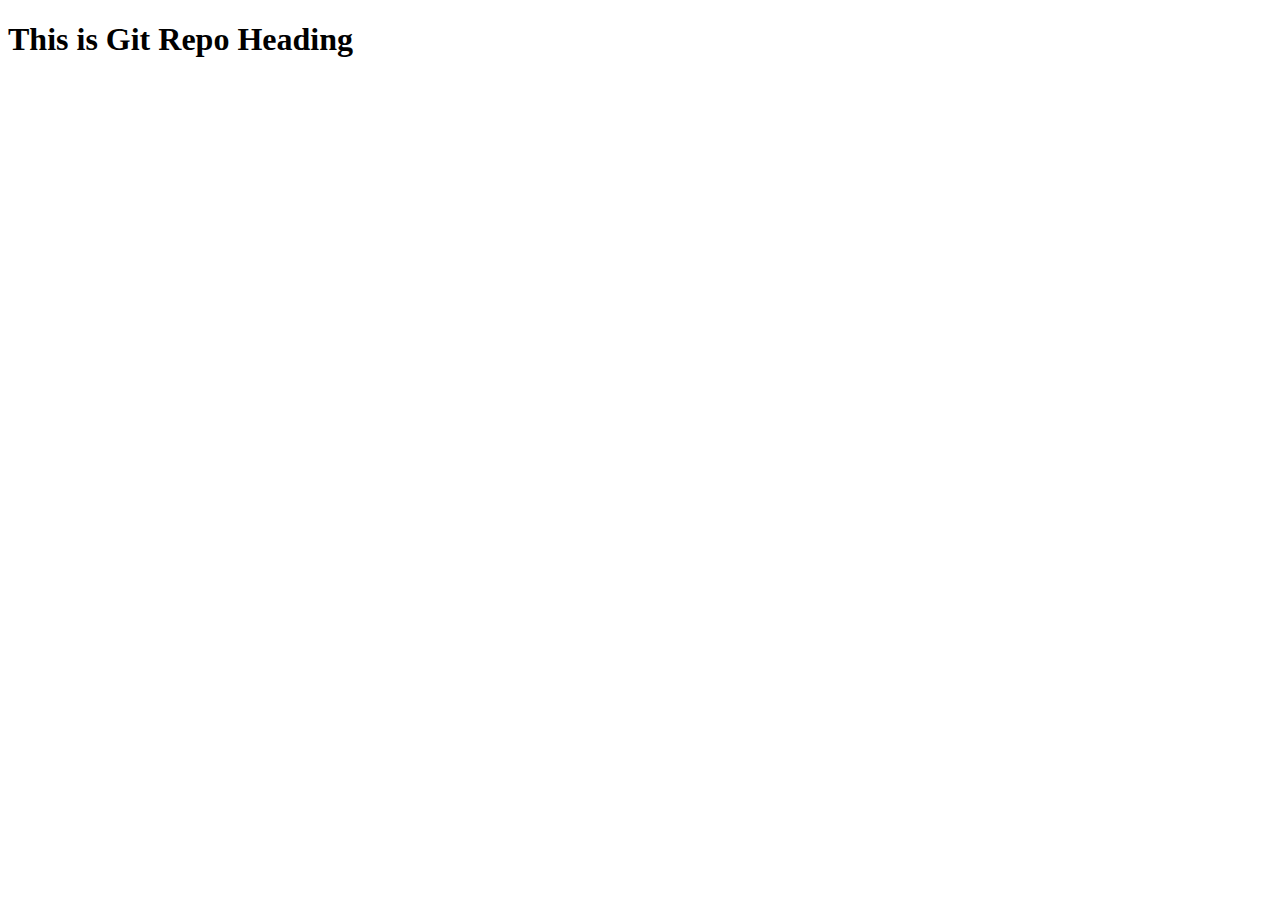
<file: index.html>
<!DOCTYPE html>
 <html lang="en">
 <head>
    <meta charset="UTF-8">
    <meta name="viewport" content="width=device-width, initial-scale=1.0">
    <title>Document</title>
 </head>
 <body>
    <h1>This is Git Repo Heading</h1>
 </body>
 </html>
</file>
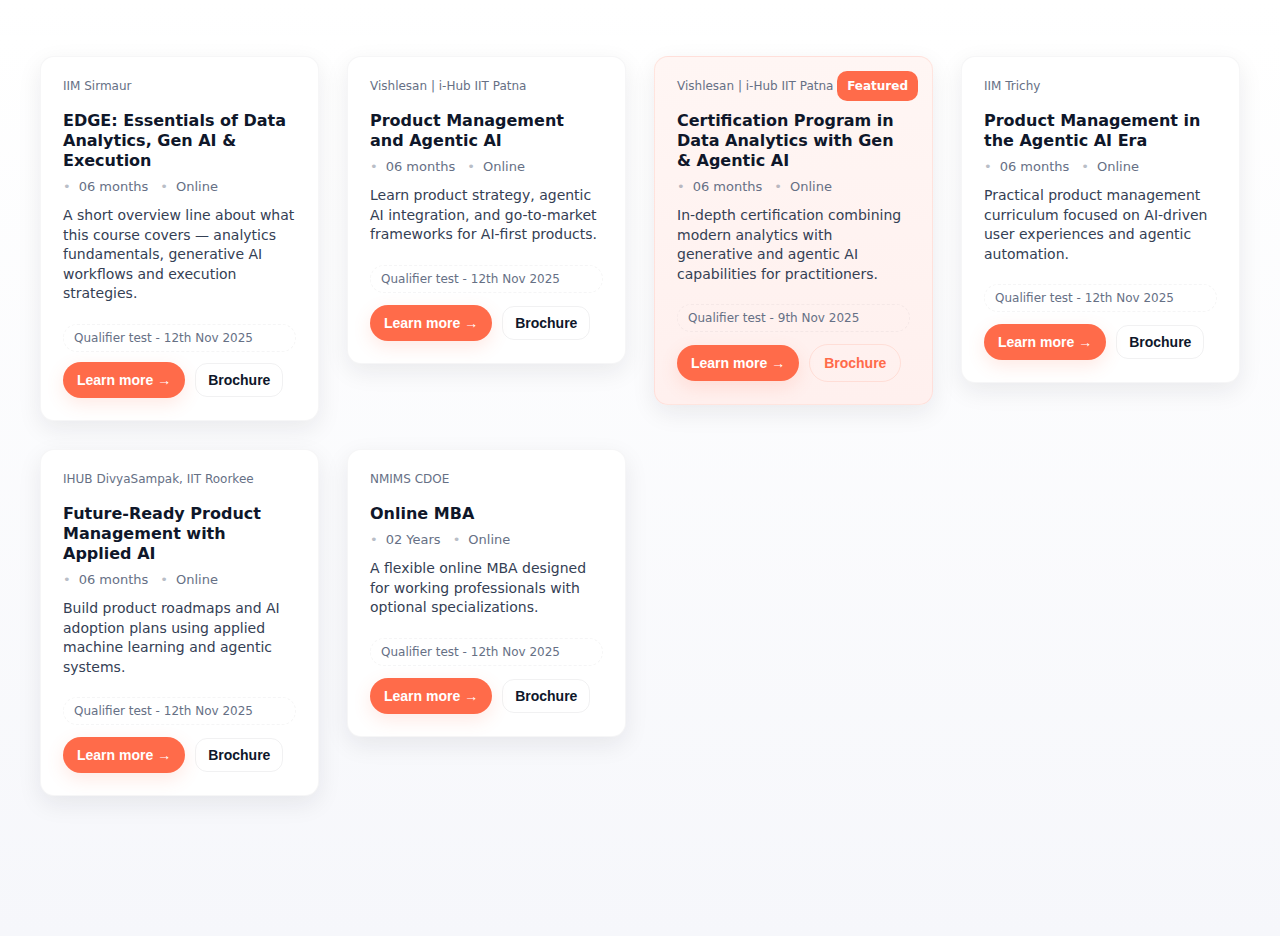
<file: day 6/d2.html>
<!doctype html>
<html lang="en">
<head>
  <meta charset="utf-8" />
  <meta name="viewport" content="width=device-width,initial-scale=1" />
  <title>Course Cards — CSS Grid</title>
  <style>
    :root{
      --bg: #f6f7fb;
      --card: #ffffff;
      --muted: #667085;
      --accent: #ff6b4a;
      --accent-2: #f97373;
      --radius: 14px;
      --shadow: 0 8px 24px rgba(22, 28, 36, 0.08);
      --gap: 28px;
      --pad: 22px;
      font-family: Inter, system-ui, -apple-system, "Segoe UI", Roboto, "Helvetica Neue", Arial;
      color-scheme: light;
    }

    html,body{
      height:100%;
      margin:0;
      background: linear-gradient(180deg, #ffffff 0%, var(--bg) 100%);
      -webkit-font-smoothing:antialiased;
      -moz-osx-font-smoothing:grayscale;
    }

    .wrap{
      max-width:1200px;
      margin:36px auto;
      padding: 20px;
    }

    /* Grid container */
    .grid {
      display: grid;
      gap: var(--gap);
      /* responsive columns: automatically fit as many 260px cards as possible */
      grid-template-columns: repeat(auto-fit, minmax(260px, 1fr));
      align-items: start;
    }

    /* Card */
    .card{
      background: var(--card);
      border-radius: var(--radius);
      padding: var(--pad);
      box-shadow: var(--shadow);
      border: 1px solid rgba(15, 23, 42, 0.04);
      position: relative;
      display: flex;
      flex-direction: column;
      min-height: 200px;
      transition: transform .18s ease, box-shadow .18s ease;
    }
    .card:hover{
      transform: translateY(-6px);
      box-shadow: 0 18px 40px rgba(22,28,36,0.12);
    }

    /* Highlight / accent card */
    .card--accent{
      background: linear-gradient(180deg, #fff6f4 0%, #fff0ee 100%);
      border-color: rgba(255,107,74,0.12);
    }

    .card__badge {
      position: absolute;
      top: 14px;
      right: 14px;
      padding: 8px 10px;
      border-radius: 10px;
      font-size: 12px;
      font-weight:600;
      display:inline-flex;
      align-items:center;
      gap:8px;
      background: rgba(255,107,74,0.12);
      color: var(--accent);
    }
    .card--accent .card__badge{
      background: var(--accent);
      color: white;
    }

    .card h3{
      margin: 8px 0 8px 0;
      font-size: 16px;
      line-height: 1.25;
      font-weight: 700;
      color: #0f172a;
    }

    .card .provider{
      font-size: 12px;
      color: var(--muted);
      margin-bottom: 10px;
    }

    .meta{
      display:flex;
      gap:12px;
      align-items:center;
      color: var(--muted);
      font-size: 13px;
      margin-bottom: 12px;
    }

    .meta span::before{
      content: "•";
      margin-right:8px;
      opacity: .45;
    }

    .card p.description{
      margin: 0 0 14px 0;
      color: #344054;
      font-size: 14px;
      line-height: 1.4;
      flex: 1 1 auto; /* allow description to take space */
    }

    .card__cta{
      display:flex;
      gap: 10px;
      align-items:center;
      margin-top: 12px;
    }

    .btn{
      display:inline-flex;
      align-items:center;
      justify-content:center;
      gap:8px;
      padding: 10px 14px;
      border-radius: 999px;
      font-weight: 600;
      font-size: 14px;
      cursor:pointer;
      border: 0;
    }

    .btn--primary{
      background: var(--accent);
      color: white;
      box-shadow: 0 6px 18px rgba(255,107,74,0.15);
    }

    .btn--outline{
      background: transparent;
      color: var(--accent);
      border: 1px solid rgba(255,107,74,0.14);
    }

    /* Secondary action as subtle button */
    .btn--subtle{
      background: transparent;
      color: #0f172a;
      border: 1px solid rgba(15,23,42,0.06);
      padding: 8px 12px;
      border-radius: 12px;
      font-weight: 600;
    }

    /* small helper */
    .qualifier{
      font-size: 12px;
      color: var(--muted);
      padding: 6px 10px;
      border-radius: 999px;
      border: 1px dashed rgba(15,23,42,0.04);
      display:inline-block;
      margin-top: 6px;
    }

    /* Small responsive tweaks */
    @media (max-width:420px){
      .wrap{ padding: 12px; }
      .card{ padding: 16px; }
      .card h3{ font-size:15px; }
    }
  </style>
</head>
<body>
  <main class="wrap" aria-label="Available programs">
    <div class="grid">

      <!-- Card 1 -->
      <article class="card" aria-labelledby="c1-title">
        <div class="provider">IIM Sirmaur</div>
        <h3 id="c1-title">EDGE: Essentials of Data Analytics, Gen AI & Execution</h3>
        <div class="meta">
          <span>06 months</span>
          <span>Online</span>
        </div>
        <p class="description">A short overview line about what this course covers — analytics fundamentals, generative AI workflows and execution strategies.</p>
        <div class="qualifier">Qualifier test - 12th Nov 2025</div>
        <div class="card__cta" style="margin-top:10px;">
          <button class="btn btn--primary" type="button">Learn more →</button>
          <button class="btn btn--subtle" type="button">Brochure</button>
        </div>
      </article>

      <!-- Card 2 -->
      <article class="card" aria-labelledby="c2-title">
        <div class="provider">Vishlesan | i-Hub IIT Patna</div>
        <h3 id="c2-title">Product Management and Agentic AI</h3>
        <div class="meta">
          <span>06 months</span>
          <span>Online</span>
        </div>
        <p class="description">Learn product strategy, agentic AI integration, and go-to-market frameworks for AI-first products.</p>
        <div class="qualifier">Qualifier test - 12th Nov 2025</div>
        <div class="card__cta">
          <button class="btn btn--primary" type="button">Learn more →</button>
          <button class="btn btn--subtle" type="button">Brochure</button>
        </div>
      </article>

      <!-- Card 3 (accent/highlighted) -->
      <article class="card card--accent" aria-labelledby="c3-title">
        <div class="card__badge">Featured</div>
        <div class="provider">Vishlesan | i-Hub IIT Patna</div>
        <h3 id="c3-title">Certification Program in Data Analytics with Gen & Agentic AI</h3>
        <div class="meta">
          <span>06 months</span>
          <span>Online</span>
        </div>
        <p class="description">In-depth certification combining modern analytics with generative and agentic AI capabilities for practitioners.</p>
        <div class="qualifier">Qualifier test - 9th Nov 2025</div>
        <div class="card__cta">
          <button class="btn btn--primary" type="button">Learn more →</button>
          <button class="btn btn--outline" type="button">Brochure</button>
        </div>
      </article>

      <!-- Card 4 -->
      <article class="card" aria-labelledby="c4-title">
        <div class="provider">IIM Trichy</div>
        <h3 id="c4-title">Product Management in the Agentic AI Era</h3>
        <div class="meta">
          <span>06 months</span>
          <span>Online</span>
        </div>
        <p class="description">Practical product management curriculum focused on AI-driven user experiences and agentic automation.</p>
        <div class="qualifier">Qualifier test - 12th Nov 2025</div>
        <div class="card__cta">
          <button class="btn btn--primary" type="button">Learn more →</button>
          <button class="btn btn--subtle" type="button">Brochure</button>
        </div>
      </article>

      <!-- Card 5 -->
      <article class="card" aria-labelledby="c5-title">
        <div class="provider">IHUB DivyaSampak, IIT Roorkee</div>
        <h3 id="c5-title">Future-Ready Product Management with Applied AI</h3>
        <div class="meta">
          <span>06 months</span>
          <span>Online</span>
        </div>
        <p class="description">Build product roadmaps and AI adoption plans using applied machine learning and agentic systems.</p>
        <div class="qualifier">Qualifier test - 12th Nov 2025</div>
        <div class="card__cta">
          <button class="btn btn--primary" type="button">Learn more →</button>
          <button class="btn btn--subtle" type="button">Brochure</button>
        </div>
      </article>

      <!-- Card 6 -->
      <article class="card" aria-labelledby="c6-title">
        <div class="provider">NMIMS CDOE</div>
        <h3 id="c6-title">Online MBA</h3>
        <div class="meta">
          <span>02 Years</span>
          <span>Online</span>
        </div>
        <p class="description">A flexible online MBA designed for working professionals with optional specializations.</p>
        <div class="qualifier">Qualifier test - 12th Nov 2025</div>
        <div class="card__cta">
          <button class="btn btn--primary" type="button">Learn more →</button>
          <button class="btn btn--subtle" type="button">Brochure</button>
        </div>
      </article>

    </div>
  </main>
</body>
</html>
</file>
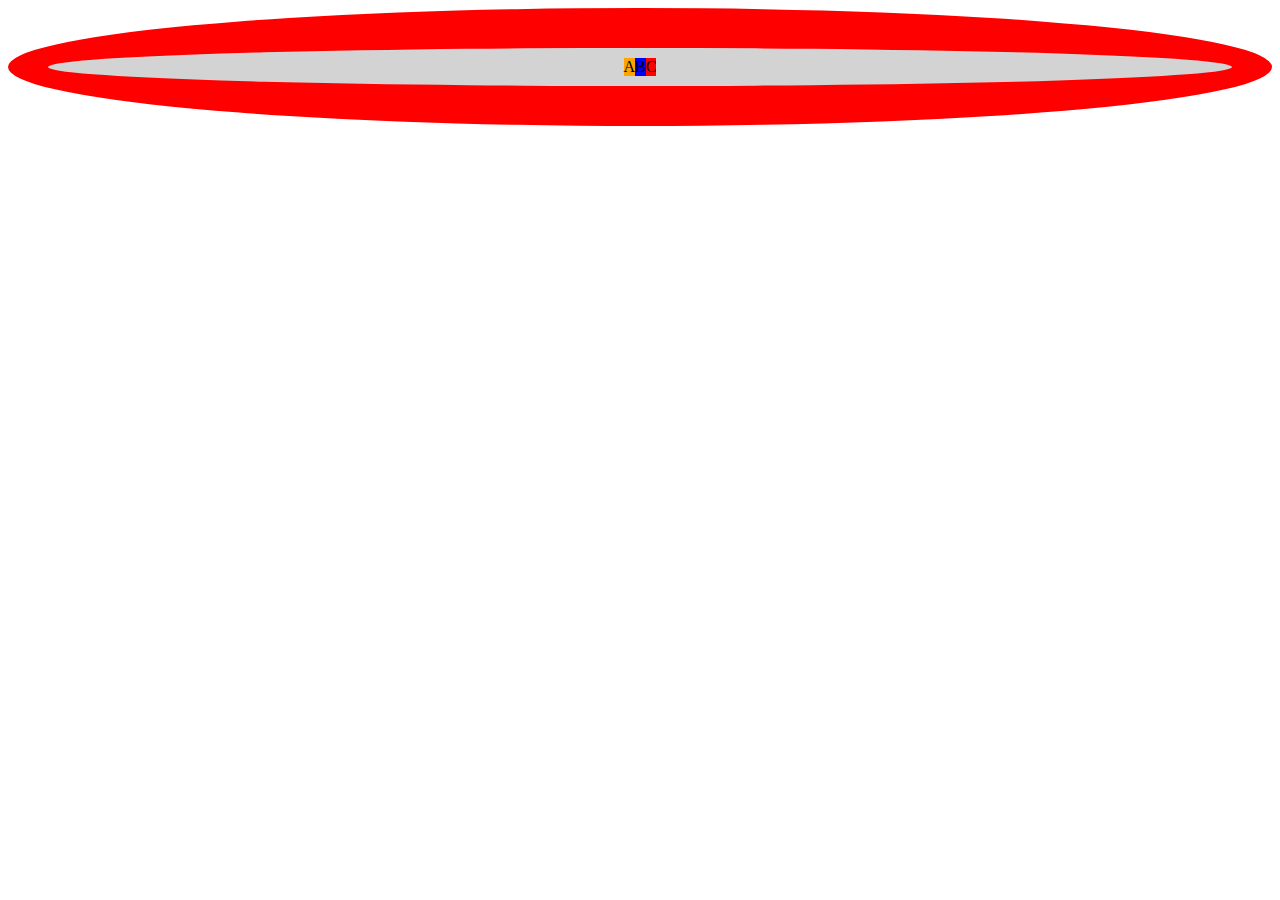
<file: day 6/flexx.html>
<html>
    <head>
        <style>
            .container{
                display: flex;
                background: lightgrey;
                padding: 10px;
                align-items: center;
                justify-content: center;
                border: 40px solid red;
                border-radius: 100%;
            }
            .item1{
                background: orange;
                
            }
            .item2{
                background: blue;}
                
            .item3{
                background: red;
            }
        </style>
    </head>
    <body>
        <div class="container">
            <div class="item1">A</div>
            <div class="item2">B</div>
            <div class="item3">C</div>
            
        </div>
    </body>
</html>
</file>
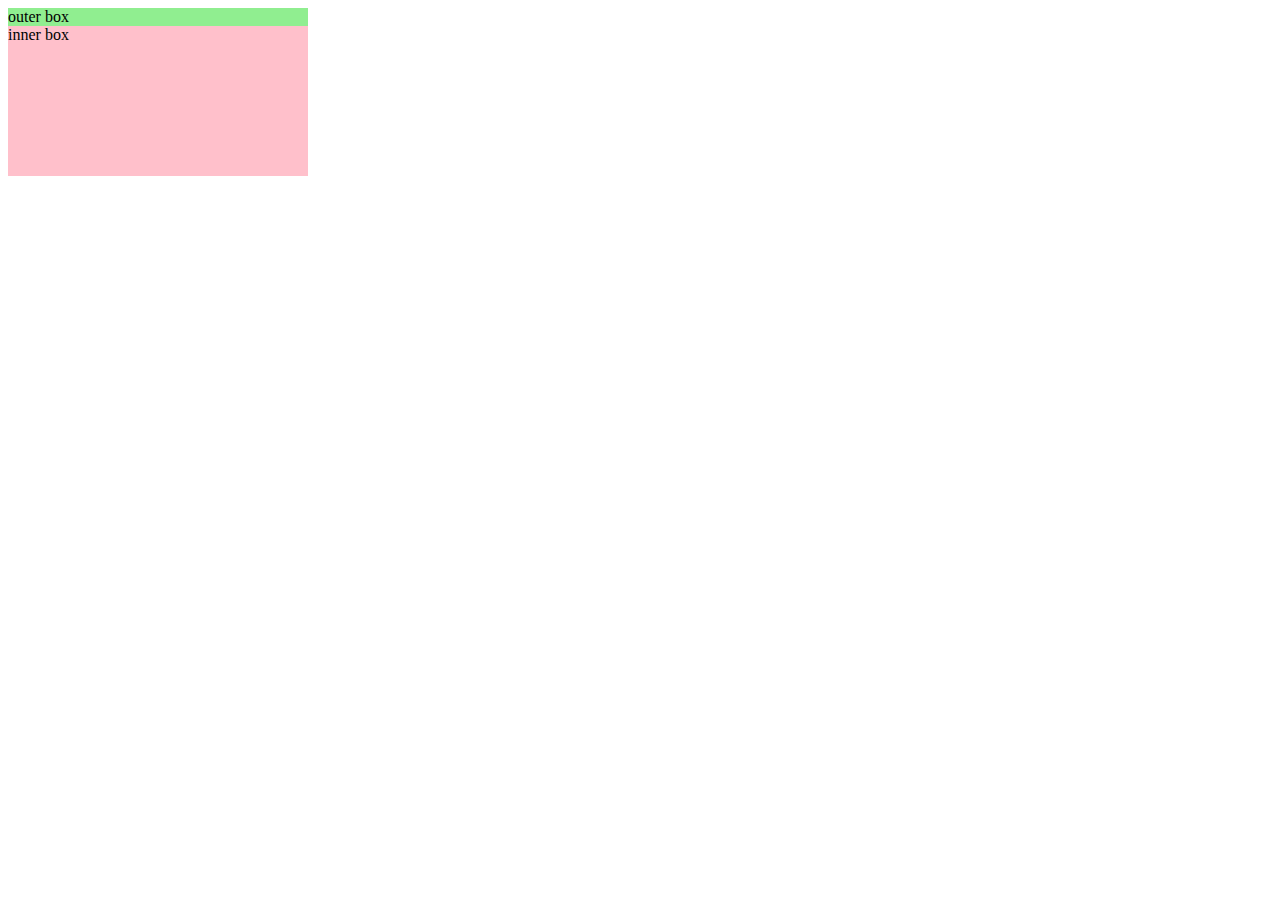
<file: day 6/pos.html>
<!DOCTYPE html>
 <html lang="en">
 <head>
    <meta charset="UTF-8">
    <meta name="viewport" content="width=device-width, initial-scale=1.0">
    <title>Document</title>
    <link rel ="stylesheet" href ="pos.css"
 </head>
 <body>
    <div class="outer">
        outer box
        <div class="inner">
        inner box</div>
    </div>
 </body>
 </html>
</file>
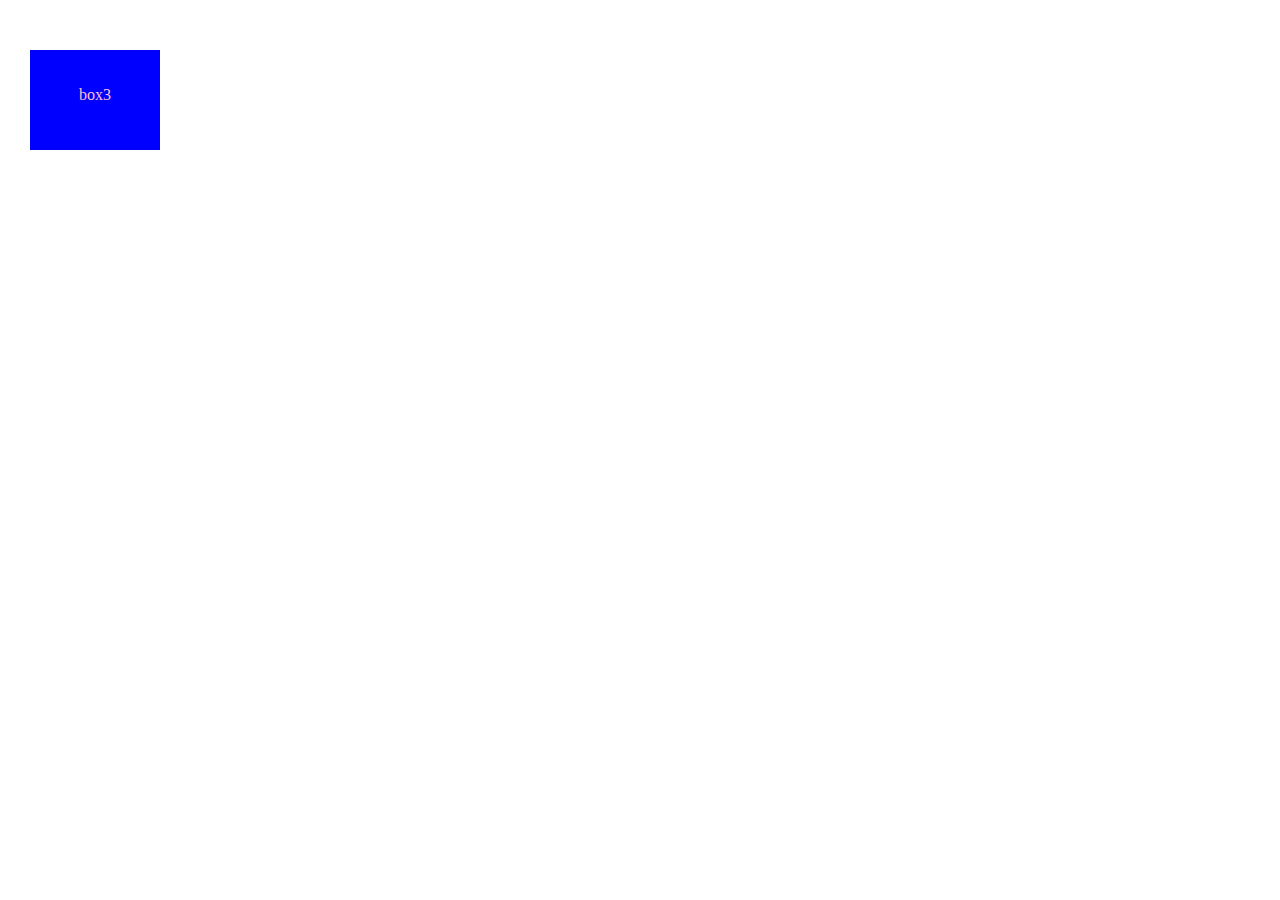
<file: day 6/z.html>
<html>
    <head>
        <style>
            .box{
                width: 130px;
                height: 100px;
                position: absolute;
                top: 50px;
                text-align: center;
                line-height: 90px;
                color:pink;


            }
            .box1{



                background: green;
                left: 30px;
                z-index: -5;


            }
            .box2{
                background: yellow;
                left: 30px;
                z-index: 3;

            }
            .box3{
                background: blue;
                left: 30px;
                z-index: 4;
                

            }

        </style>

    </head>
    <body>
        <div class="box box1">box1</div>
        <div class="box box2">box2</div>
        <div class="box box3">box3</div>

    </body>
</html>
</file>
<file: day 6/pos.css>
.outer{
    
    width:300px;
    height: 150px;
    background: lightgreen;
    position: sticky;

}

.inner{
   
    width:300px;
    height: 150px;
    background: pink;
    position: static;
}
</file>
